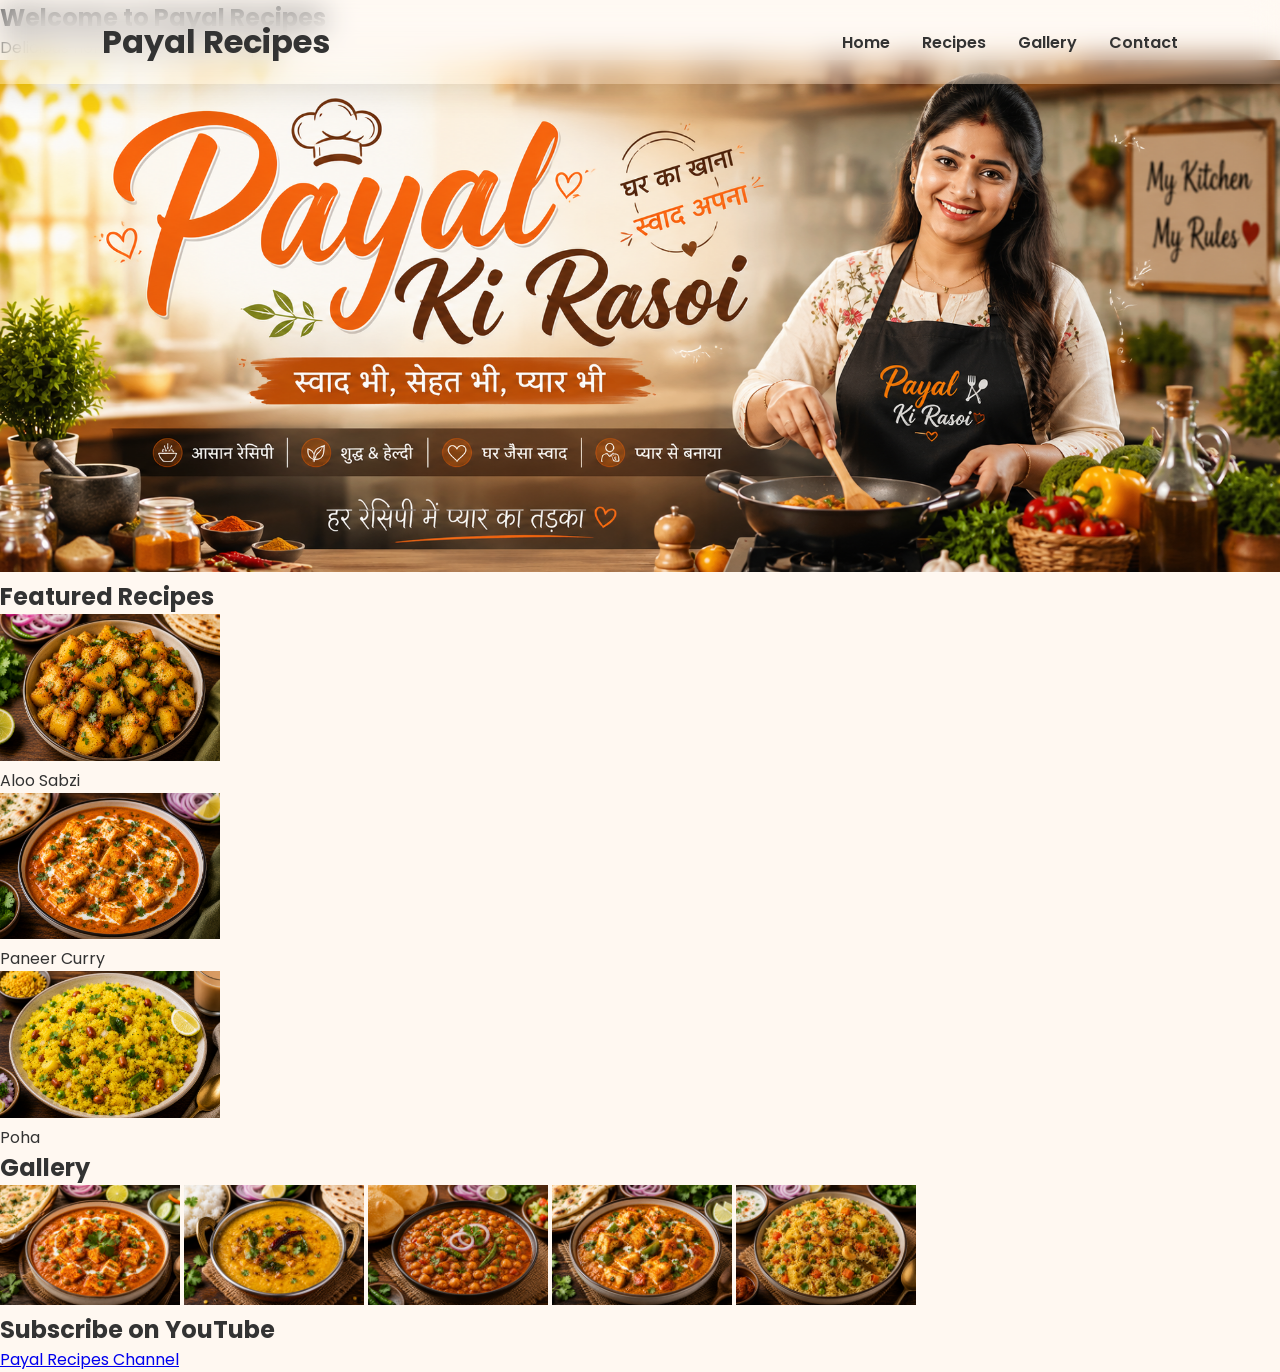
<file: index.html>
<!DOCTYPE html>
<html lang="en">
<head>
<meta charset="UTF-8">
<meta name="viewport" content="width=device-width,initial-scale=1.0">
<title>Payal Recipes</title>
<link rel="stylesheet" href="css/style.css">
</head>
<body>
<header>
<h1>Payal Recipes</h1>
<nav>
<a href="#home">Home</a>
<a href="#recipes">Recipes</a>
<a href="#gallery">Gallery</a>
<a href="#contact">Contact</a>
</nav>
</header>
<section id="home">
<h2>Welcome to Payal Recipes</h2>
<p>Delicious homemade Indian recipes.</p>
<img src="images/hero.jpg" alt="Hero" style="max-width:100%;height:auto;">
</section>
<section id="recipes">
<h2>Featured Recipes</h2>
<div><img src="images/aloo.jpg" width="220"><p>Aloo Sabzi</p></div>
<div><img src="images/paneer.jpg" width="220"><p>Paneer Curry</p></div>
<div><img src="images/poha.jpg" width="220"><p>Poha</p></div>
</section>
<section id="gallery">
<h2>Gallery</h2>
<img src="images/recipe1.jpg" width="180">
<img src="images/recipe2.jpg" width="180">
<img src="images/recipe3.jpg" width="180">
<img src="images/recipe4.jpg" width="180">
<img src="images/recipe5.jpg" width="180">
</section>
<section id="contact">
<h2>Subscribe on YouTube</h2>
<a href="https://www.youtube.com/@payal_ki_rasoi-69" target="_blank">Payal Recipes Channel</a>
</section>
<script src="js/script.js"></script>
</body>
</html>
</file>
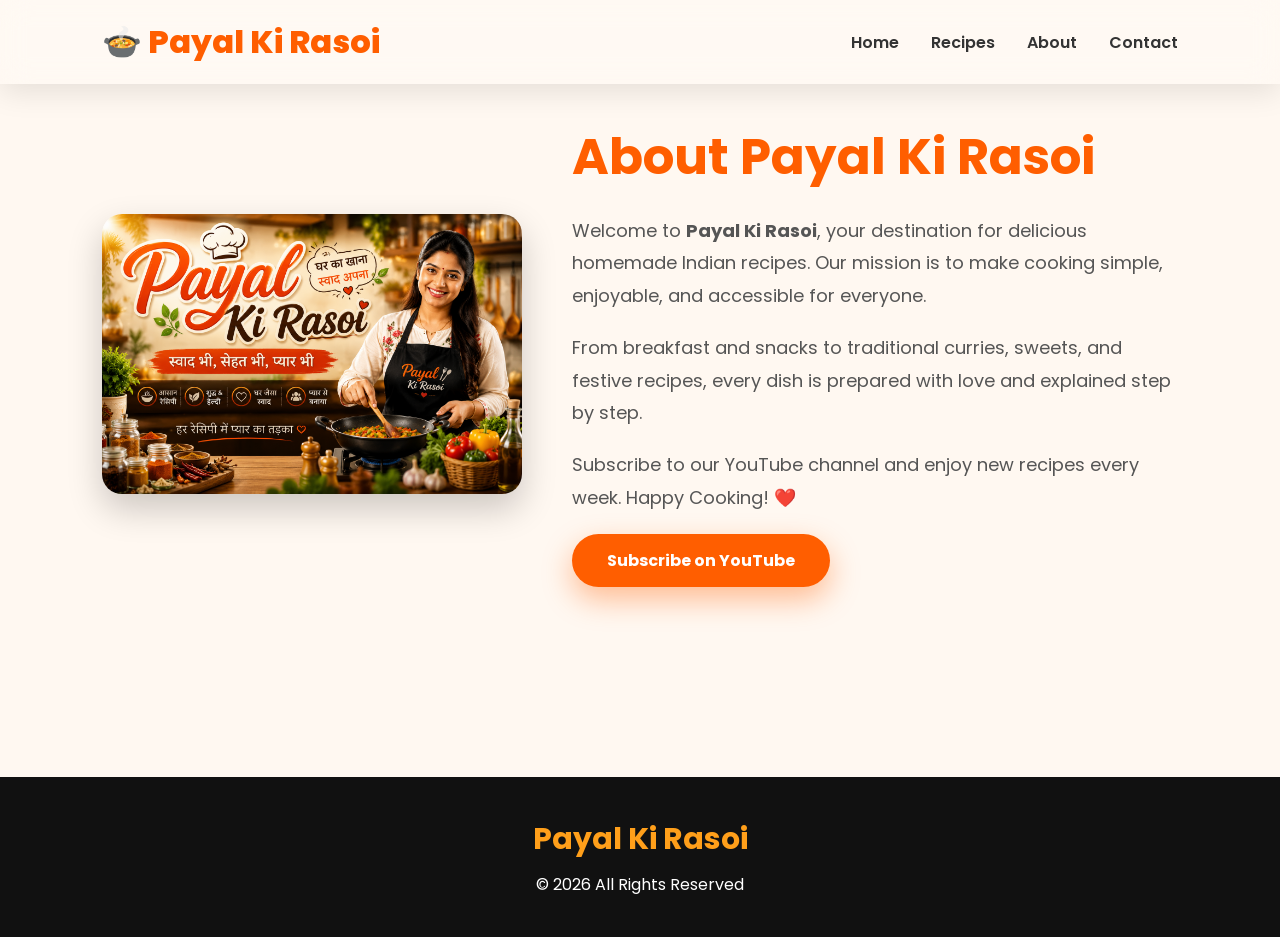
<file: about.html>
<!DOCTYPE html>
<html lang="en">
<head>
<meta charset="UTF-8">
<meta name="viewport" content="width=device-width, initial-scale=1.0">
<title>About | Payal Ki Rasoi</title>

<link rel="stylesheet" href="css/style.css">

<style>
.about{
padding:120px 8%;
display:flex;
flex-wrap:wrap;
align-items:center;
gap:50px;
}

.about img{
width:420px;
max-width:100%;
border-radius:20px;
box-shadow:0 15px 35px rgba(0,0,0,.2);
}

.content{
flex:1;
}

.content h1{
font-size:50px;
color:#ff5e00;
margin-bottom:20px;
}

.content p{
font-size:18px;
line-height:1.8;
margin-bottom:20px;
color:#555;
}

.btn{
display:inline-block;
padding:14px 35px;
background:#ff5e00;
color:white;
text-decoration:none;
border-radius:40px;
font-weight:bold;
transition:.3s;
}

.btn:hover{
background:#e65100;
}
</style>

</head>

<body>

<header>

<div class="logo">🍲 Payal Ki Rasoi</div>

<nav>
<a href="index.html">Home</a>
<a href="recipes.html">Recipes</a>
<a href="about.html">About</a>
<a href="contact.html">Contact</a>
</nav>

</header>

<section class="about">

<img src="images/payal.jpg" alt="Payal Ki Rasoi">

<div class="content">

<h1>About Payal Ki Rasoi</h1>

<p>
Welcome to <b>Payal Ki Rasoi</b>, your destination for delicious homemade Indian recipes. Our mission is to make cooking simple, enjoyable, and accessible for everyone.
</p>

<p>
From breakfast and snacks to traditional curries, sweets, and festive recipes, every dish is prepared with love and explained step by step.
</p>

<p>
Subscribe to our YouTube channel and enjoy new recipes every week. Happy Cooking! ❤️
</p>

<a href="https://www.youtube.com/@payal_ki_rasoi-69" target="_blank" class="btn">
Subscribe on YouTube
</a>

</div>

</section>

<footer>

<h3>Payal Ki Rasoi</h3>

<p>© 2026 All Rights Reserved</p>

</footer>

<script src="js/script.js"></script>

</body>
</html>
</file>
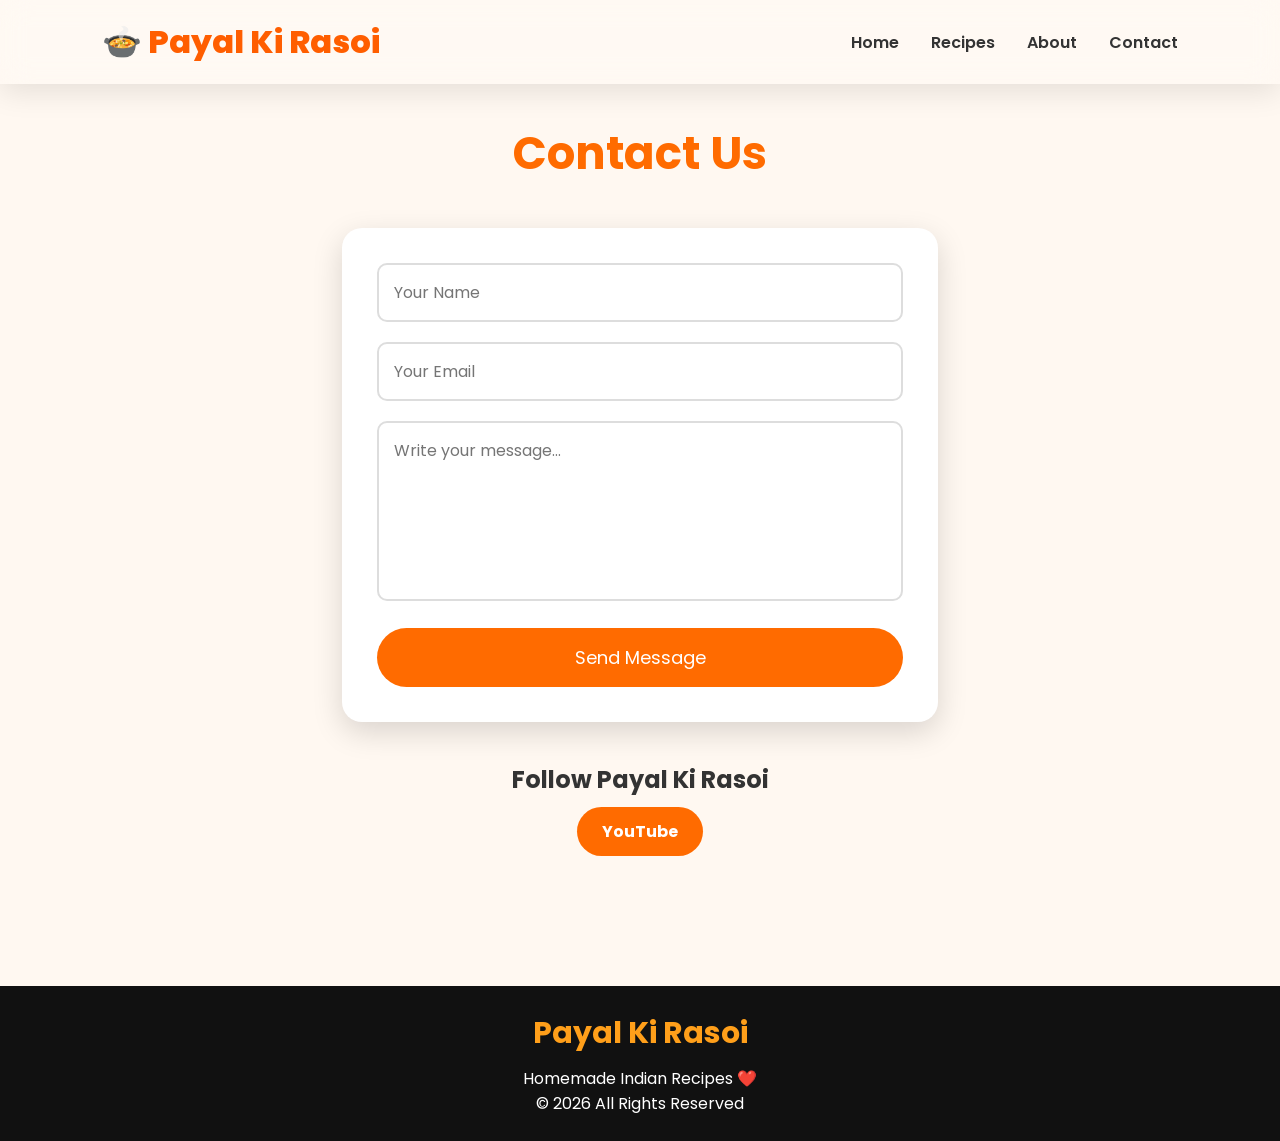
<file: contact.html>
<!DOCTYPE html>
<html lang="en">
<head>
<meta charset="UTF-8">
<meta name="viewport" content="width=device-width, initial-scale=1.0">
<title>Contact | Payal Ki Rasoi</title>

<link rel="stylesheet" href="css/style.css">

<style>

.contact{
padding:120px 8% 70px;
max-width:800px;
margin:auto;
}

.contact h1{
text-align:center;
color:#ff6b00;
font-size:45px;
margin-bottom:40px;
}

form{
background:#fff;
padding:35px;
border-radius:20px;
box-shadow:0 10px 30px rgba(0,0,0,.15);
}

input,
textarea{
width:100%;
padding:15px;
margin-bottom:20px;
border:2px solid #ddd;
border-radius:10px;
font-size:16px;
outline:none;
}

input:focus,
textarea:focus{
border-color:#ff6b00;
}

textarea{
height:180px;
resize:none;
}

button{
width:100%;
padding:16px;
background:#ff6b00;
color:white;
border:none;
border-radius:40px;
font-size:18px;
cursor:pointer;
transition:.3s;
}

button:hover{
background:#e65a00;
}

.social{
margin-top:40px;
text-align:center;
}

.social a{
display:inline-block;
margin:10px;
padding:12px 25px;
background:#ff6b00;
color:white;
text-decoration:none;
border-radius:30px;
font-weight:bold;
}

footer{
background:#111;
color:white;
text-align:center;
padding:25px;
margin-top:50px;
}

</style>

</head>

<body>

<header>

<div class="logo">🍲 Payal Ki Rasoi</div>

<nav>
<a href="index.html">Home</a>
<a href="recipes.html">Recipes</a>
<a href="about.html">About</a>
<a href="contact.html">Contact</a>
</nav>

</header>

<section class="contact">

<h1>Contact Us</h1>

<form>

<input type="text" placeholder="Your Name" required>

<input type="email" placeholder="Your Email" required>

<textarea placeholder="Write your message..." required></textarea>

<button type="submit">Send Message</button>

</form>

<div class="social">

<h2>Follow Payal Ki Rasoi</h2>

<a href="https://www.youtube.com/@payal_ki_rasoi-69" target="_blank">
YouTube
</a>

</div>

</section>

<footer>

<h3>Payal Ki Rasoi</h3>

<p>Homemade Indian Recipes ❤️</p>

<p>© 2026 All Rights Reserved</p>

</footer>

<script src="js/script.js"></script>

</body>
</html>
</file>
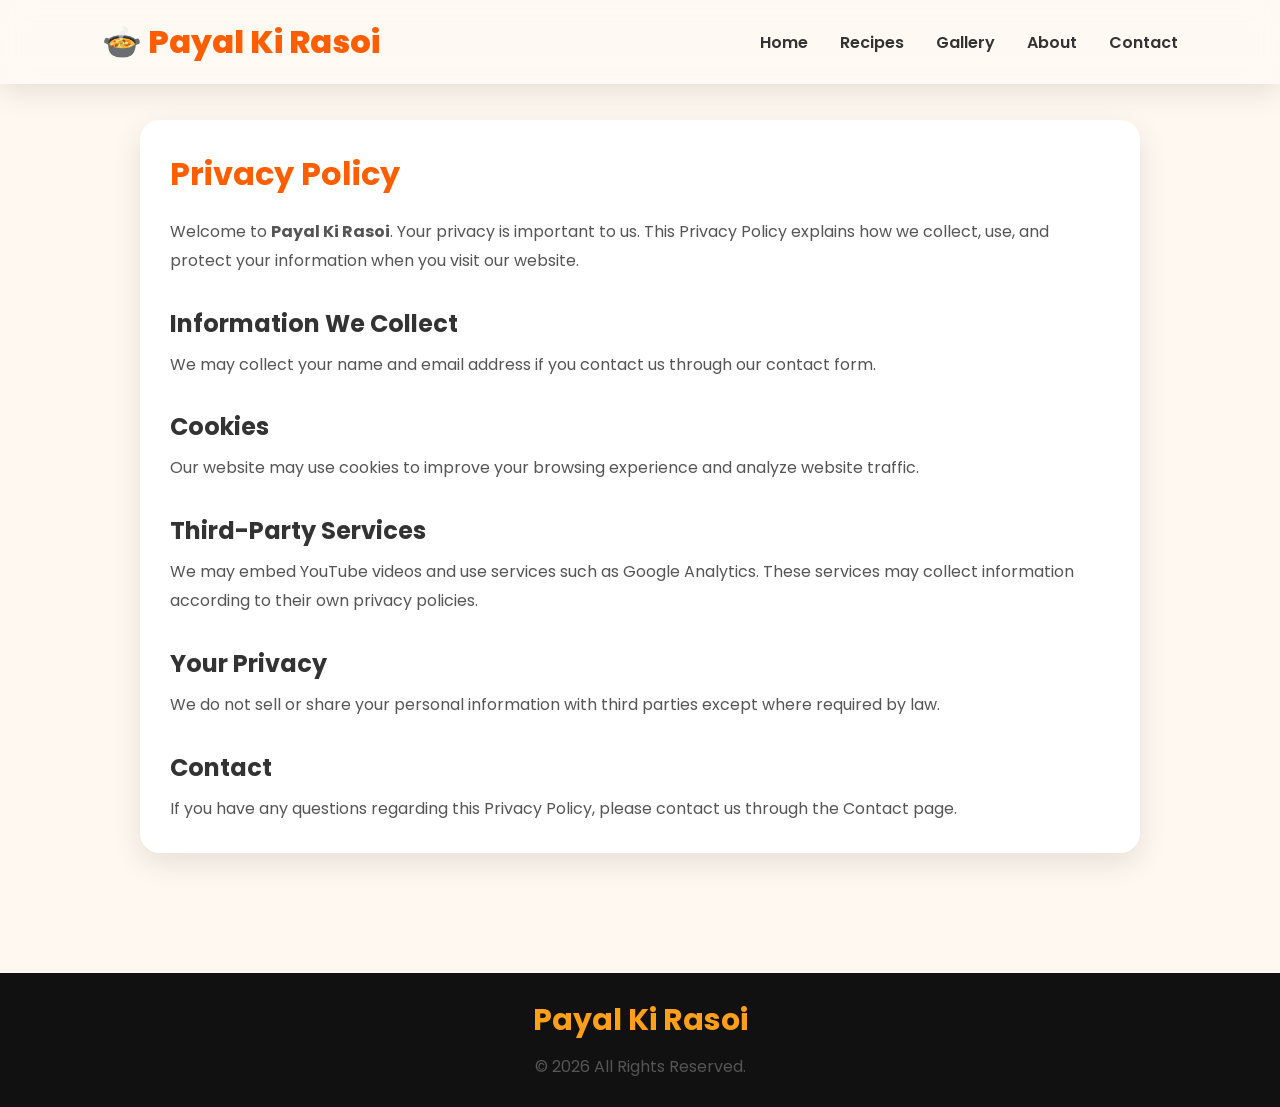
<file: privacy.html>
<!DOCTYPE html>
<html lang="en">
<head>
<meta charset="UTF-8">
<meta name="viewport" content="width=device-width, initial-scale=1.0">
<title>Privacy Policy | Payal Ki Rasoi</title>

<link rel="stylesheet" href="css/style.css">

<style>

.container{
max-width:1000px;
margin:120px auto;
padding:30px;
background:#fff;
border-radius:20px;
box-shadow:0 10px 30px rgba(0,0,0,.1);
}

h1{
color:#ff5e00;
margin-bottom:20px;
}

h2{
margin-top:30px;
color:#333;
}

p{
line-height:1.8;
color:#555;
margin-top:10px;
}

footer{
background:#111;
color:#fff;
text-align:center;
padding:25px;
margin-top:50px;
}

</style>

</head>

<body>

<header>

<div class="logo">🍲 Payal Ki Rasoi</div>

<nav>
<a href="index.html">Home</a>
<a href="recipes.html">Recipes</a>
<a href="gallery.html">Gallery</a>
<a href="about.html">About</a>
<a href="contact.html">Contact</a>
</nav>

</header>

<div class="container">

<h1>Privacy Policy</h1>

<p>
Welcome to <strong>Payal Ki Rasoi</strong>. Your privacy is important to us. This Privacy Policy explains how we collect, use, and protect your information when you visit our website.
</p>

<h2>Information We Collect</h2>

<p>
We may collect your name and email address if you contact us through our contact form.
</p>

<h2>Cookies</h2>

<p>
Our website may use cookies to improve your browsing experience and analyze website traffic.
</p>

<h2>Third-Party Services</h2>

<p>
We may embed YouTube videos and use services such as Google Analytics. These services may collect information according to their own privacy policies.
</p>

<h2>Your Privacy</h2>

<p>
We do not sell or share your personal information with third parties except where required by law.
</p>

<h2>Contact</h2>

<p>
If you have any questions regarding this Privacy Policy, please contact us through the Contact page.
</p>

</div>

<footer>

<h3>Payal Ki Rasoi</h3>

<p>© 2026 All Rights Reserved.</p>

</footer>

<script src="js/script.js"></script>

</body>
</html>
</file>
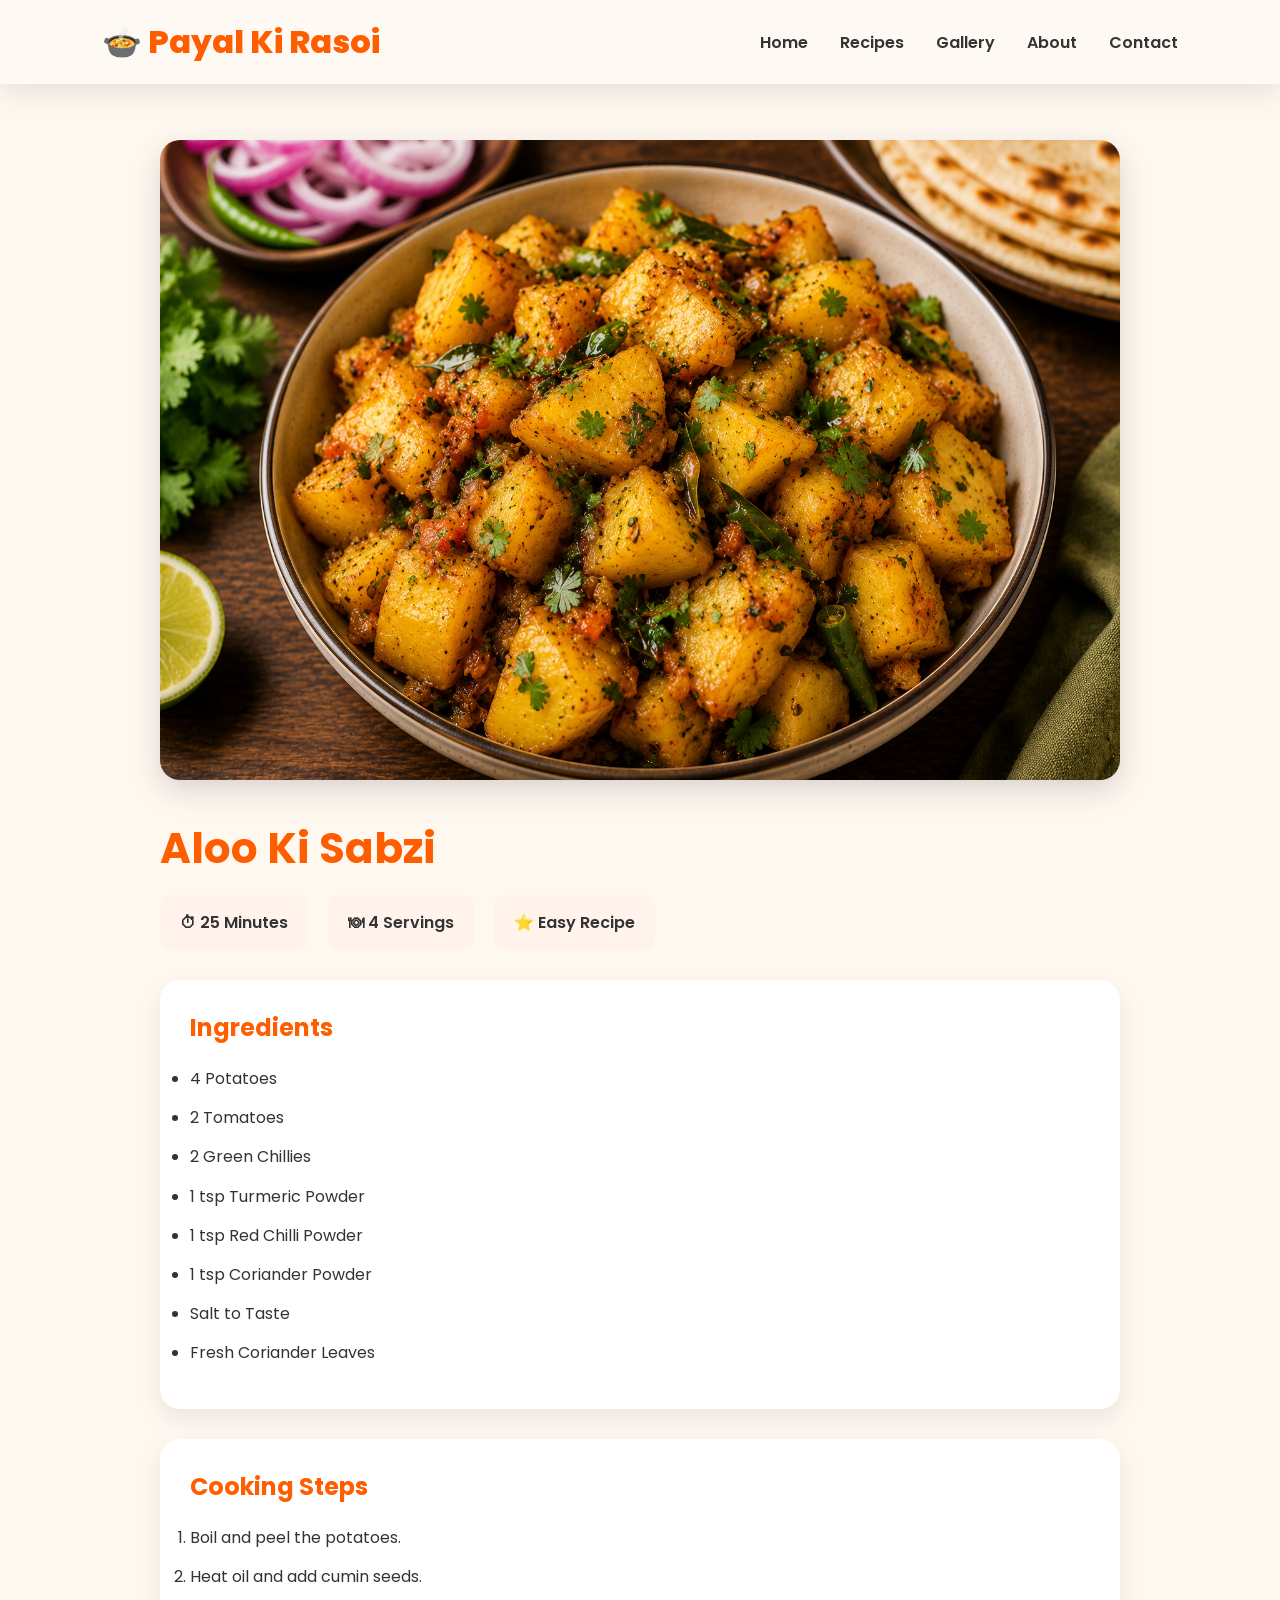
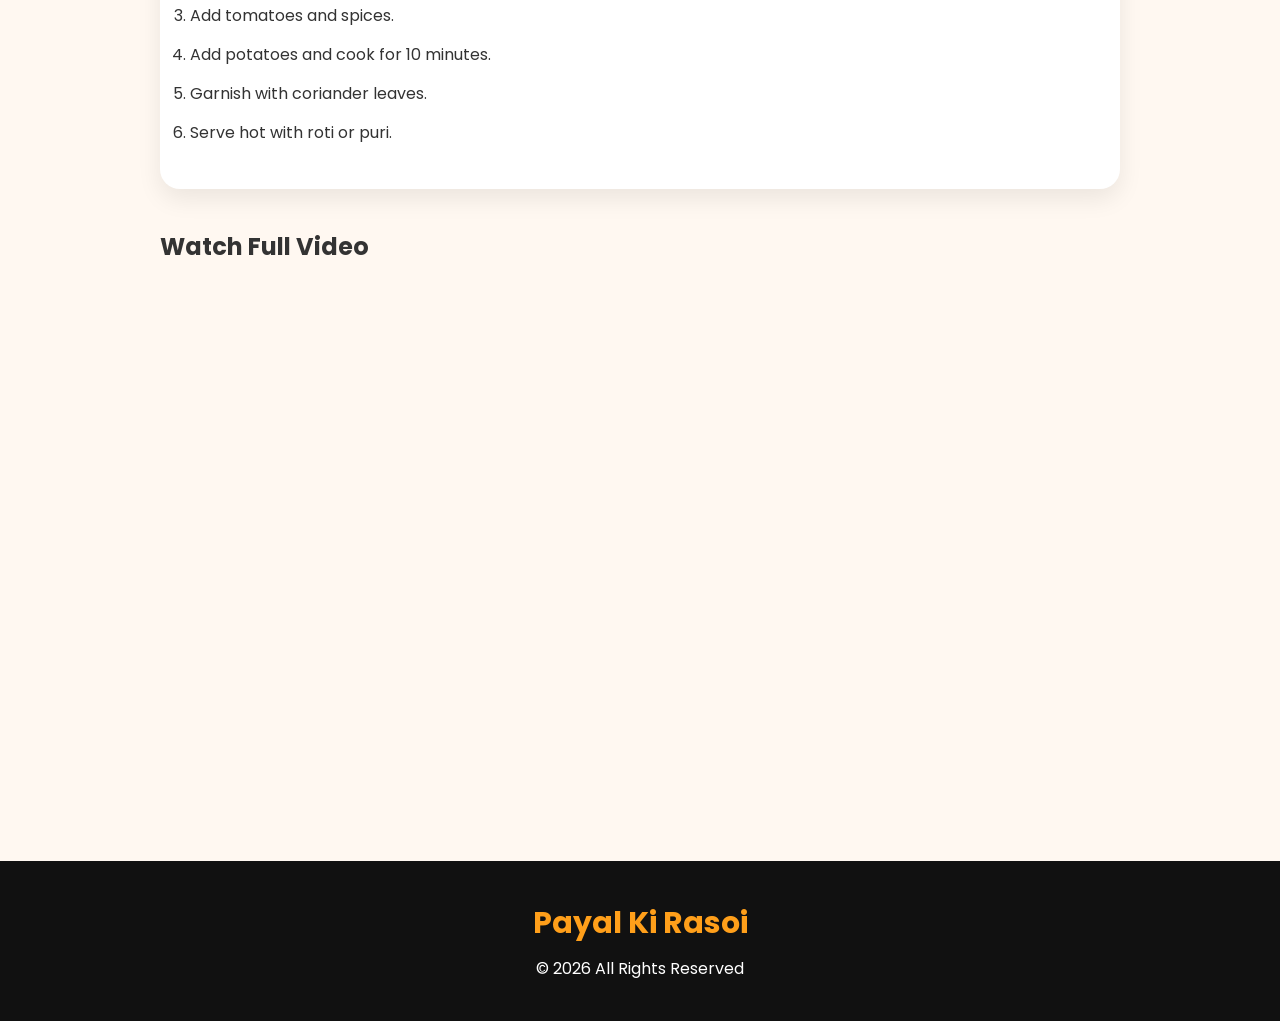
<file: recipe.html>
<!DOCTYPE html>
<html lang="en">
<head>
<meta charset="UTF-8">
<meta name="viewport" content="width=device-width, initial-scale=1.0">
<title>Aloo Ki Sabzi | Payal Ki Rasoi</title>

<link rel="stylesheet" href="css/style.css">

<style>

.recipe-page{
max-width:1000px;
margin:120px auto 60px;
padding:20px;
}

.recipe-img{
width:100%;
border-radius:20px;
box-shadow:0 10px 30px rgba(0,0,0,.15);
}

.recipe-page h1{
margin:30px 0 15px;
font-size:42px;
color:#ff5e00;
}

.info{
display:flex;
gap:20px;
flex-wrap:wrap;
margin-bottom:30px;
}

.info div{
background:#fff3eb;
padding:15px 20px;
border-radius:12px;
font-weight:600;
}

.ingredients,
.steps{
background:white;
padding:30px;
border-radius:20px;
margin-top:30px;
box-shadow:0 10px 25px rgba(0,0,0,.08);
}

.ingredients h2,
.steps h2{
color:#ff5e00;
margin-bottom:20px;
}

.ingredients ul li,
.steps ol li{
margin:12px 0;
line-height:1.7;
}

.video{
margin-top:40px;
}

.video iframe{
width:100%;
height:500px;
border:none;
border-radius:20px;
}

@media(max-width:768px){

.recipe-page h1{
font-size:30px;
}

.video iframe{
height:240px;
}

}

</style>

</head>

<body>

<header>

<div class="logo">🍲 Payal Ki Rasoi</div>

<nav>
<a href="index.html">Home</a>
<a href="recipes.html">Recipes</a>
<a href="gallery.html">Gallery</a>
<a href="about.html">About</a>
<a href="contact.html">Contact</a>
</nav>

</header>

<section class="recipe-page">

<img src="images/aloo.jpg" class="recipe-img" alt="Aloo Ki Sabzi">

<h1>Aloo Ki Sabzi</h1>

<div class="info">

<div>⏱ 25 Minutes</div>

<div>🍽 4 Servings</div>

<div>⭐ Easy Recipe</div>

</div>

<div class="ingredients">

<h2>Ingredients</h2>

<ul>
<li>4 Potatoes</li>
<li>2 Tomatoes</li>
<li>2 Green Chillies</li>
<li>1 tsp Turmeric Powder</li>
<li>1 tsp Red Chilli Powder</li>
<li>1 tsp Coriander Powder</li>
<li>Salt to Taste</li>
<li>Fresh Coriander Leaves</li>
</ul>

</div>

<div class="steps">

<h2>Cooking Steps</h2>

<ol>
<li>Boil and peel the potatoes.</li>
<li>Heat oil and add cumin seeds.</li>
<li>Add tomatoes and spices.</li>
<li>Add potatoes and cook for 10 minutes.</li>
<li>Garnish with coriander leaves.</li>
<li>Serve hot with roti or puri.</li>
</ol>

</div>

<div class="video">

<h2>Watch Full Video</h2>

<iframe
src="https://youtube.com/shorts/V3XTEf_i2vs?si=PtzMND-cwIbZ0pVX"
allowfullscreen>
</iframe>

</div>

</section>

<footer>

<h3>Payal Ki Rasoi</h3>

<p>© 2026 All Rights Reserved</p>

</footer>

<script src="js/script.js"></script>

</body>
</html>
</file>
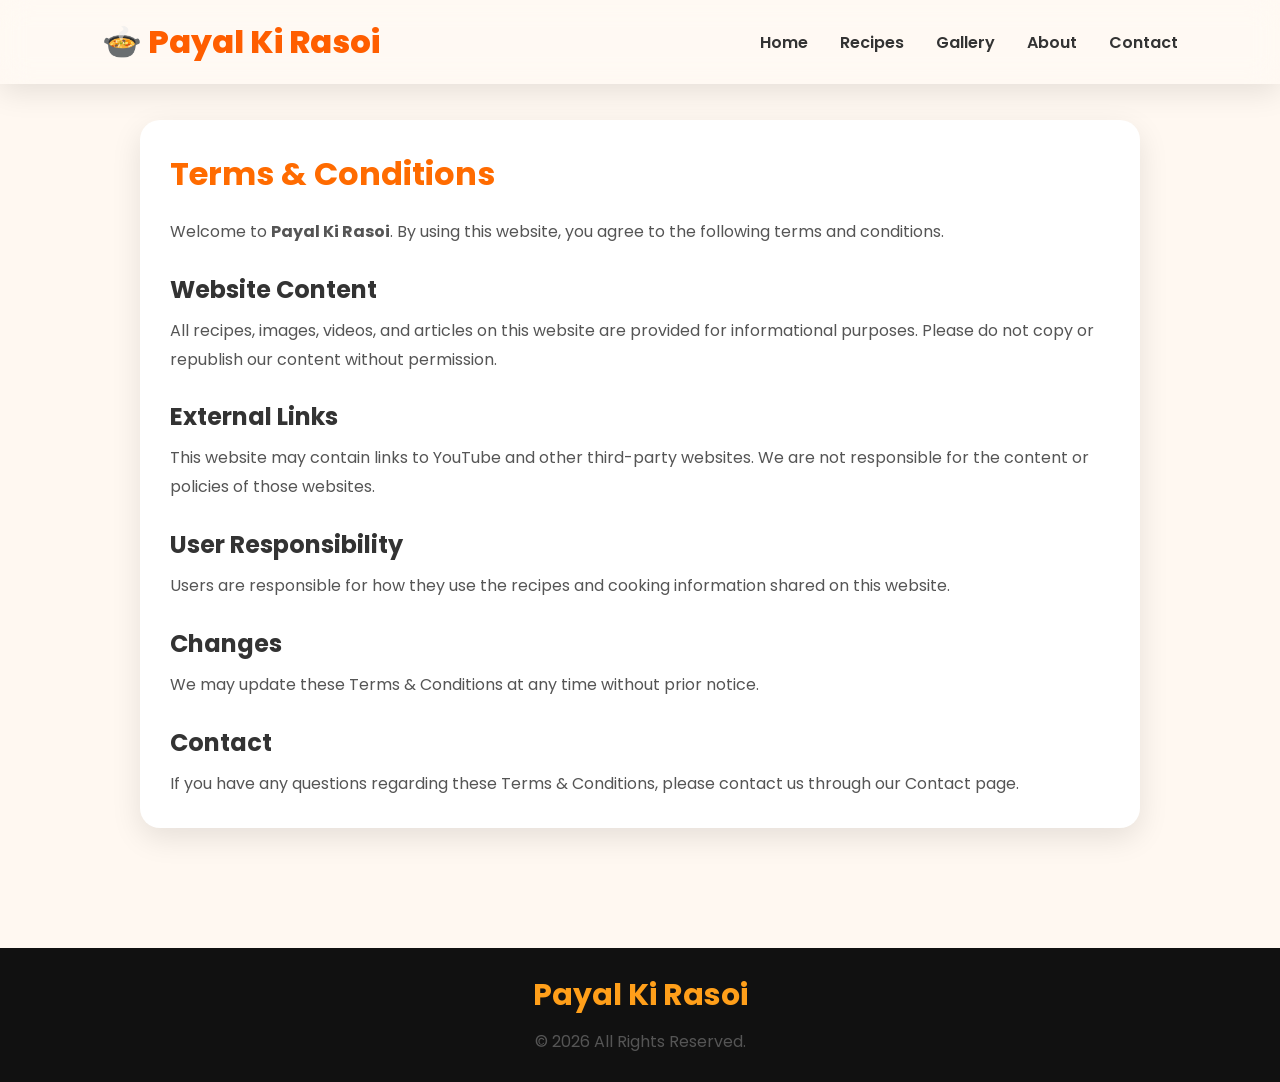
<file: terms.html>
<!DOCTYPE html>
<html lang="en">
<head>
<meta charset="UTF-8">
<meta name="viewport" content="width=device-width, initial-scale=1.0">
<title>Terms & Conditions | Payal Ki Rasoi</title>

<link rel="stylesheet" href="css/style.css">

<style>
.container{
max-width:1000px;
margin:120px auto;
padding:30px;
background:#fff;
border-radius:20px;
box-shadow:0 10px 30px rgba(0,0,0,.1);
}

h1{
color:#ff6b00;
margin-bottom:20px;
}

h2{
margin-top:25px;
color:#333;
}

p{
line-height:1.8;
color:#555;
margin-top:10px;
}

footer{
background:#111;
color:#fff;
text-align:center;
padding:25px;
margin-top:50px;
}
</style>

</head>

<body>

<header>

<div class="logo">🍲 Payal Ki Rasoi</div>

<nav>
<a href="index.html">Home</a>
<a href="recipes.html">Recipes</a>
<a href="gallery.html">Gallery</a>
<a href="about.html">About</a>
<a href="contact.html">Contact</a>
</nav>

</header>

<div class="container">

<h1>Terms & Conditions</h1>

<p>
Welcome to <strong>Payal Ki Rasoi</strong>. By using this website, you agree to the following terms and conditions.
</p>

<h2>Website Content</h2>

<p>
All recipes, images, videos, and articles on this website are provided for informational purposes. Please do not copy or republish our content without permission.
</p>

<h2>External Links</h2>

<p>
This website may contain links to YouTube and other third-party websites. We are not responsible for the content or policies of those websites.
</p>

<h2>User Responsibility</h2>

<p>
Users are responsible for how they use the recipes and cooking information shared on this website.
</p>

<h2>Changes</h2>

<p>
We may update these Terms & Conditions at any time without prior notice.
</p>

<h2>Contact</h2>

<p>
If you have any questions regarding these Terms & Conditions, please contact us through our Contact page.
</p>

</div>

<footer>

<h3>Payal Ki Rasoi</h3>

<p>© 2026 All Rights Reserved.</p>

</footer>

<script src="js/script.js"></script>

</body>
                                   </html>
</file>
<file: css/style.css>
@import url('https://fonts.googleapis.com/css2?family=Poppins:wght@300;400;600;700;800&display=swap');

*{
margin:0;
padding:0;
box-sizing:border-box;
font-family:'Poppins',sans-serif;
scroll-behavior:smooth;
}

body{
background:#fff8f1;
color:#333;
}

header{
position:fixed;
top:0;
left:0;
width:100%;
padding:18px 8%;
display:flex;
justify-content:space-between;
align-items:center;
background:rgba(255,255,255,.18);
backdrop-filter:blur(15px);
box-shadow:0 8px 30px rgba(0,0,0,.1);
z-index:999;
}

.logo{
font-size:32px;
font-weight:800;
color:#ff5e00;
}

nav a{
text-decoration:none;
margin-left:28px;
color:#333;
font-weight:600;
transition:.3s;
position:relative;
}

nav a:hover{
color:#ff5e00;
}

nav a::after{
content:"";
position:absolute;
left:0;
bottom:-5px;
width:0%;
height:3px;
background:#ff5e00;
transition:.3s;
}

nav a:hover::after{
width:100%;
}

.hero{
height:100vh;
display:flex;
justify-content:center;
align-items:center;
text-align:center;
padding:20px;
background:
linear-gradient(rgba(0,0,0,.55),rgba(0,0,0,.55)),
url("../images/hero.jpg") center/cover;
}

.hero h1{
font-size:70px;
font-weight:800;
color:#fff;
}

.hero p{
margin:20px 0;
font-size:22px;
color:#f5f5f5;
}

.btn{
display:inline-block;
padding:16px 40px;
background:linear-gradient(45deg,#ff5e00,#ff9f1a);
border-radius:50px;
color:#fff;
text-decoration:none;
font-weight:700;
transition:.4s;
box-shadow:0 12px 30px rgba(255,94,0,.4);
}

.btn:hover{
transform:translateY(-5px) scale(1.05);
}

.section{
padding:90px 8%;
}

.title{
font-size:45px;
font-weight:700;
text-align:center;
color:#ff5e00;
margin-bottom:50px;
}

.cards{
display:grid;
grid-template-columns:repeat(auto-fit,minmax(280px,1fr));
gap:35px;
}

.card{
background:#fff;
border-radius:22px;
overflow:hidden;
transition:.4s;
box-shadow:0 10px 35px rgba(0,0,0,.1);
}

.card:hover{
transform:translateY(-12px);
box-shadow:0 18px 40px rgba(0,0,0,.18);
}

.card img{
width:100%;
height:240px;
object-fit:cover;
transition:.5s;
}

.card:hover img{
transform:scale(1.08);
}

.card h3{
padding:20px;
color:#ff5e00;
font-size:24px;
}

.card p{
padding:0 20px 25px;
color:#666;
}

footer{
background:#111;
padding:40px;
text-align:center;
color:#fff;
margin-top:70px;
}

footer h3{
font-size:30px;
margin-bottom:10px;
color:#ff9f1a;
}

::-webkit-scrollbar{
width:10px;
}

::-webkit-scrollbar-thumb{
background:#ff5e00;
border-radius:20px;
}

@media(max-width:768px){

.hero h1{
font-size:42px;
}

.hero p{
font-size:18px;
}

nav{
display:none;
}

  }
</file>
